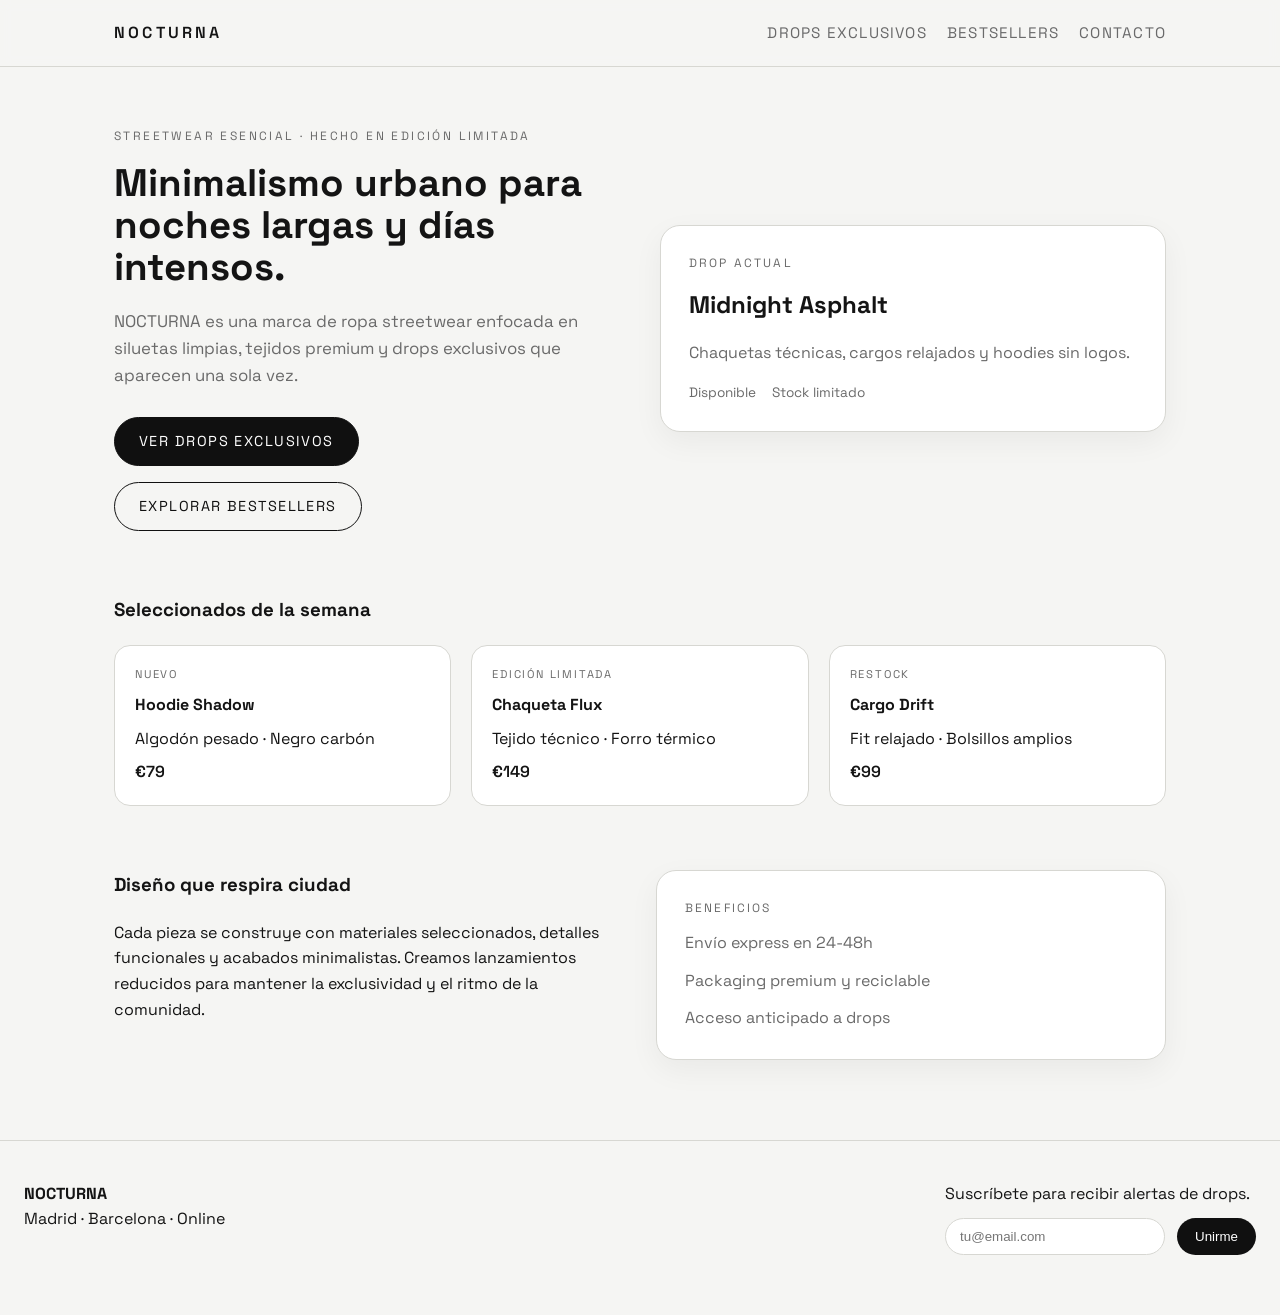
<file: index.html>
<!doctype html>
<html lang="es">
  <head>
    <meta charset="utf-8" />
    <meta name="viewport" content="width=device-width, initial-scale=1" />
    <title>NOCTURNA — Streetwear</title>
    <link rel="stylesheet" href="styles.css" />
    <link rel="preconnect" href="https://fonts.googleapis.com" />
    <link rel="preconnect" href="https://fonts.gstatic.com" crossorigin />
    <link
      href="https://fonts.googleapis.com/css2?family=Space+Grotesk:wght@300;400;500;600&display=swap"
      rel="stylesheet"
    />
  </head>
  <body>
    <header class="site-header">
      <nav class="nav">
        <a class="logo" href="index.html">NOCTURNA</a>
        <div class="nav-links">
          <a href="drops.html">Drops exclusivos</a>
          <a href="bestsellers.html">Bestsellers</a>
          <a href="#contacto">Contacto</a>
        </div>
      </nav>
    </header>

    <main>
      <section class="hero">
        <div>
          <p class="eyebrow">Streetwear esencial · Hecho en edición limitada</p>
          <h1>Minimalismo urbano para noches largas y días intensos.</h1>
          <p class="lead">
            NOCTURNA es una marca de ropa streetwear enfocada en siluetas limpias,
            tejidos premium y drops exclusivos que aparecen una sola vez.
          </p>
          <div class="cta-group">
            <a class="button primary" href="drops.html">Ver drops exclusivos</a>
            <a class="button ghost" href="bestsellers.html">Explorar bestsellers</a>
          </div>
        </div>
        <div class="hero-card">
          <p class="card-title">Drop actual</p>
          <h2>Midnight Asphalt</h2>
          <p class="card-text">Chaquetas técnicas, cargos relajados y hoodies sin logos.</p>
          <div class="meta">
            <span>Disponible</span>
            <span>Stock limitado</span>
          </div>
        </div>
      </section>

      <section class="grid-section">
        <h3>Seleccionados de la semana</h3>
        <div class="product-grid">
          <article class="product">
            <div class="product-tag">Nuevo</div>
            <h4>Hoodie Shadow</h4>
            <p>Algodón pesado · Negro carbón</p>
            <span class="price">€79</span>
          </article>
          <article class="product">
            <div class="product-tag">Edición limitada</div>
            <h4>Chaqueta Flux</h4>
            <p>Tejido técnico · Forro térmico</p>
            <span class="price">€149</span>
          </article>
          <article class="product">
            <div class="product-tag">Restock</div>
            <h4>Cargo Drift</h4>
            <p>Fit relajado · Bolsillos amplios</p>
            <span class="price">€99</span>
          </article>
        </div>
      </section>

      <section class="about">
        <div>
          <h3>Diseño que respira ciudad</h3>
          <p>
            Cada pieza se construye con materiales seleccionados, detalles funcionales y
            acabados minimalistas. Creamos lanzamientos reducidos para mantener la exclusividad
            y el ritmo de la comunidad.
          </p>
        </div>
        <div class="about-card">
          <p class="card-title">Beneficios</p>
          <ul>
            <li>Envío express en 24-48h</li>
            <li>Packaging premium y reciclable</li>
            <li>Acceso anticipado a drops</li>
          </ul>
        </div>
      </section>
    </main>

    <footer id="contacto" class="site-footer">
      <div>
        <h4>NOCTURNA</h4>
        <p>Madrid · Barcelona · Online</p>
      </div>
      <div>
        <p>Suscríbete para recibir alertas de drops.</p>
        <form class="newsletter">
          <input type="email" placeholder="tu@email.com" aria-label="Correo" />
          <button type="submit">Unirme</button>
        </form>
      </div>
    </footer>
  </body>
</html>
</file>
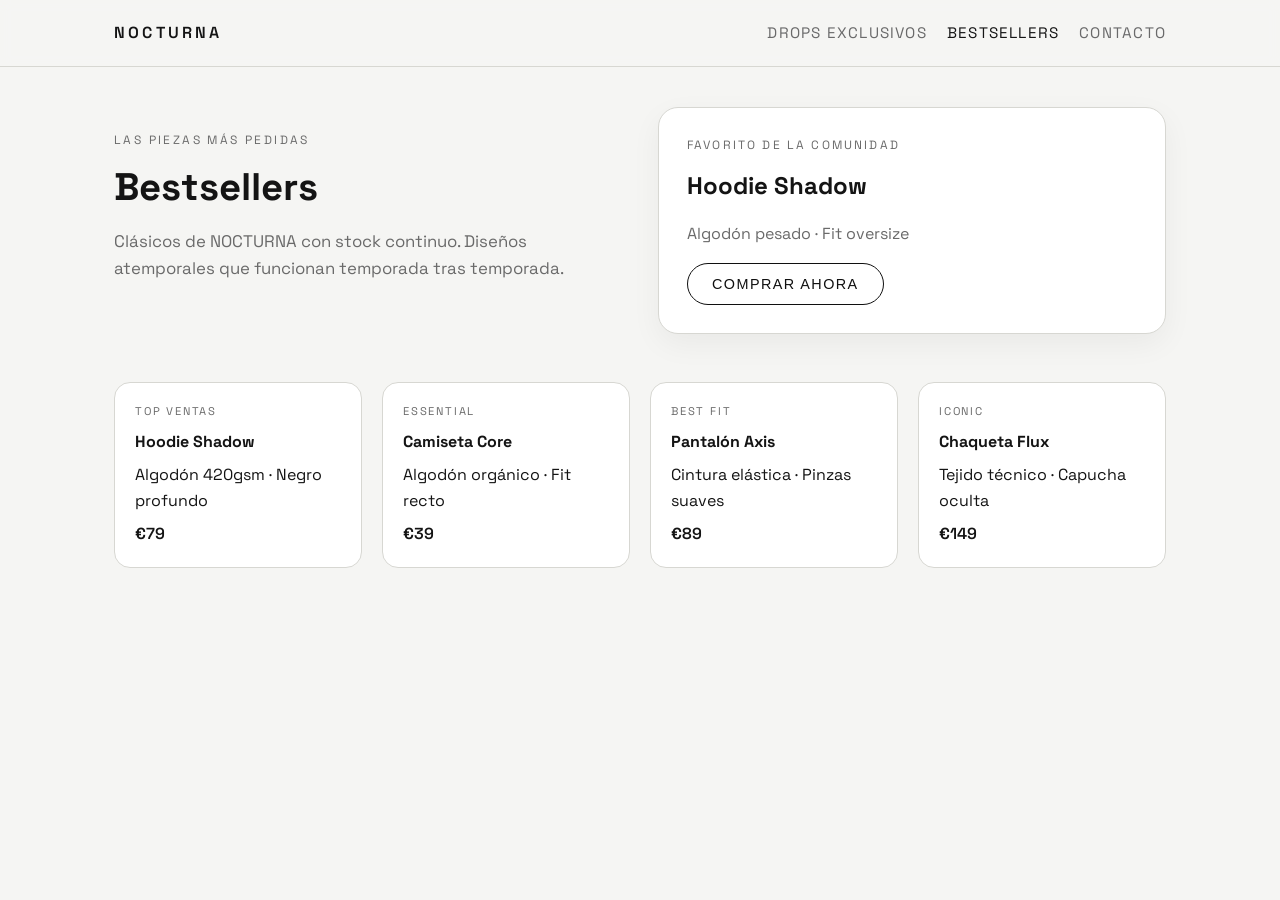
<file: bestsellers.html>
<!doctype html>
<html lang="es">
  <head>
    <meta charset="utf-8" />
    <meta name="viewport" content="width=device-width, initial-scale=1" />
    <title>Bestsellers — NOCTURNA</title>
    <link rel="stylesheet" href="styles.css" />
    <link rel="preconnect" href="https://fonts.googleapis.com" />
    <link rel="preconnect" href="https://fonts.gstatic.com" crossorigin />
    <link
      href="https://fonts.googleapis.com/css2?family=Space+Grotesk:wght@300;400;500;600&display=swap"
      rel="stylesheet"
    />
  </head>
  <body>
    <header class="site-header">
      <nav class="nav">
        <a class="logo" href="index.html">NOCTURNA</a>
        <div class="nav-links">
          <a href="drops.html">Drops exclusivos</a>
          <a class="active" href="bestsellers.html">Bestsellers</a>
          <a href="index.html#contacto">Contacto</a>
        </div>
      </nav>
    </header>

    <main class="page">
      <section class="page-hero">
        <div>
          <p class="eyebrow">Las piezas más pedidas</p>
          <h1>Bestsellers</h1>
          <p class="lead">
            Clásicos de NOCTURNA con stock continuo. Diseños atemporales que funcionan
            temporada tras temporada.
          </p>
        </div>
        <div class="hero-card">
          <p class="card-title">Favorito de la comunidad</p>
          <h2>Hoodie Shadow</h2>
          <p class="card-text">Algodón pesado · Fit oversize</p>
          <button class="button ghost">Comprar ahora</button>
        </div>
      </section>

      <section class="product-grid">
        <article class="product">
          <div class="product-tag">Top ventas</div>
          <h4>Hoodie Shadow</h4>
          <p>Algodón 420gsm · Negro profundo</p>
          <span class="price">€79</span>
        </article>
        <article class="product">
          <div class="product-tag">Essential</div>
          <h4>Camiseta Core</h4>
          <p>Algodón orgánico · Fit recto</p>
          <span class="price">€39</span>
        </article>
        <article class="product">
          <div class="product-tag">Best fit</div>
          <h4>Pantalón Axis</h4>
          <p>Cintura elástica · Pinzas suaves</p>
          <span class="price">€89</span>
        </article>
        <article class="product">
          <div class="product-tag">Iconic</div>
          <h4>Chaqueta Flux</h4>
          <p>Tejido técnico · Capucha oculta</p>
          <span class="price">€149</span>
        </article>
      </section>
    </main>
  </body>
</html>
</file>
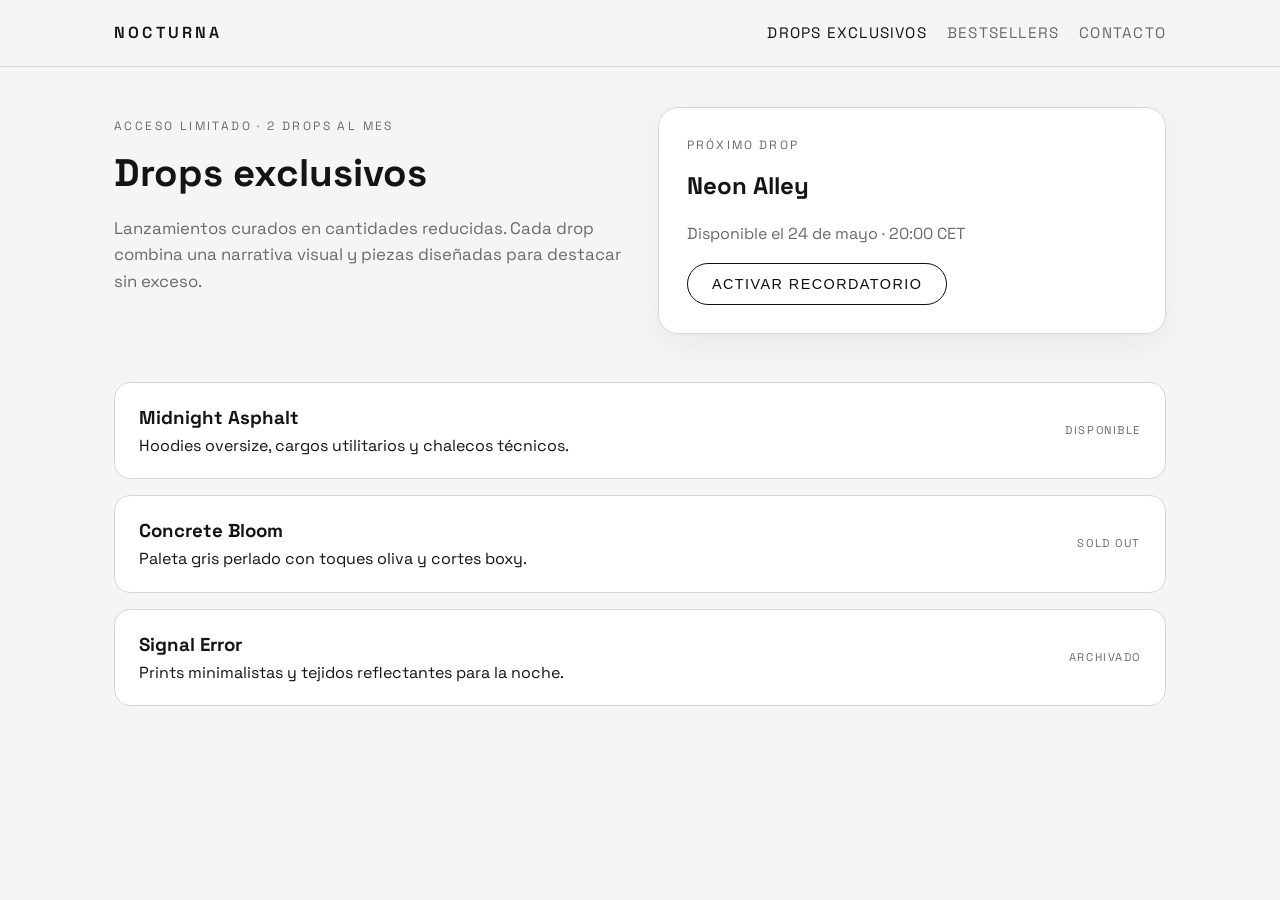
<file: drops.html>
<!doctype html>
<html lang="es">
  <head>
    <meta charset="utf-8" />
    <meta name="viewport" content="width=device-width, initial-scale=1" />
    <title>Drops exclusivos — NOCTURNA</title>
    <link rel="stylesheet" href="styles.css" />
    <link rel="preconnect" href="https://fonts.googleapis.com" />
    <link rel="preconnect" href="https://fonts.gstatic.com" crossorigin />
    <link
      href="https://fonts.googleapis.com/css2?family=Space+Grotesk:wght@300;400;500;600&display=swap"
      rel="stylesheet"
    />
  </head>
  <body>
    <header class="site-header">
      <nav class="nav">
        <a class="logo" href="index.html">NOCTURNA</a>
        <div class="nav-links">
          <a class="active" href="drops.html">Drops exclusivos</a>
          <a href="bestsellers.html">Bestsellers</a>
          <a href="index.html#contacto">Contacto</a>
        </div>
      </nav>
    </header>

    <main class="page">
      <section class="page-hero">
        <div>
          <p class="eyebrow">Acceso limitado · 2 drops al mes</p>
          <h1>Drops exclusivos</h1>
          <p class="lead">
            Lanzamientos curados en cantidades reducidas. Cada drop combina una narrativa
            visual y piezas diseñadas para destacar sin exceso.
          </p>
        </div>
        <div class="hero-card">
          <p class="card-title">Próximo drop</p>
          <h2>Neon Alley</h2>
          <p class="card-text">Disponible el 24 de mayo · 20:00 CET</p>
          <button class="button ghost">Activar recordatorio</button>
        </div>
      </section>

      <section class="drops-list">
        <article class="drop-item">
          <div>
            <h3>Midnight Asphalt</h3>
            <p>Hoodies oversize, cargos utilitarios y chalecos técnicos.</p>
          </div>
          <span class="status">Disponible</span>
        </article>
        <article class="drop-item">
          <div>
            <h3>Concrete Bloom</h3>
            <p>Paleta gris perlado con toques oliva y cortes boxy.</p>
          </div>
          <span class="status">Sold out</span>
        </article>
        <article class="drop-item">
          <div>
            <h3>Signal Error</h3>
            <p>Prints minimalistas y tejidos reflectantes para la noche.</p>
          </div>
          <span class="status">Archivado</span>
        </article>
      </section>
    </main>
  </body>
</html>
</file>
<file: styles.css>
:root {
  color-scheme: light;
  --bg: #f5f5f3;
  --text: #141414;
  --muted: #6a6a6a;
  --line: #d7d7d2;
  --accent: #101010;
  --card: #ffffff;
}

* {
  box-sizing: border-box;
  margin: 0;
  padding: 0;
}

body {
  font-family: "Space Grotesk", system-ui, -apple-system, sans-serif;
  background: var(--bg);
  color: var(--text);
  line-height: 1.6;
}

a {
  text-decoration: none;
  color: inherit;
}

.site-header {
  border-bottom: 1px solid var(--line);
  background: rgba(245, 245, 243, 0.92);
  backdrop-filter: blur(6px);
  position: sticky;
  top: 0;
  z-index: 10;
}

.nav {
  max-width: 1100px;
  margin: 0 auto;
  padding: 20px 24px;
  display: flex;
  align-items: center;
  justify-content: space-between;
  gap: 24px;
}

.logo {
  font-weight: 600;
  letter-spacing: 0.2em;
}

.nav-links {
  display: flex;
  gap: 20px;
  font-size: 0.95rem;
  text-transform: uppercase;
  letter-spacing: 0.08em;
}

.nav-links a {
  color: var(--muted);
}

.nav-links a.active,
.nav-links a:hover {
  color: var(--text);
}

main {
  max-width: 1100px;
  margin: 0 auto;
  padding: 60px 24px 80px;
}

.hero {
  display: grid;
  grid-template-columns: repeat(auto-fit, minmax(280px, 1fr));
  gap: 40px;
  align-items: center;
  margin-bottom: 64px;
}

.eyebrow {
  text-transform: uppercase;
  letter-spacing: 0.2em;
  color: var(--muted);
  font-size: 0.75rem;
  margin-bottom: 16px;
}

h1 {
  font-size: clamp(2.4rem, 3vw, 3.2rem);
  line-height: 1.1;
  margin-bottom: 20px;
}

.lead {
  color: var(--muted);
  font-size: 1.05rem;
  margin-bottom: 28px;
}

.cta-group {
  display: flex;
  flex-wrap: wrap;
  gap: 16px;
}

.button {
  padding: 12px 24px;
  border-radius: 999px;
  border: 1px solid var(--accent);
  font-size: 0.9rem;
  text-transform: uppercase;
  letter-spacing: 0.1em;
  cursor: pointer;
}

.button.primary {
  background: var(--accent);
  color: #fff;
}

.button.ghost {
  background: transparent;
  color: var(--accent);
}

.hero-card,
.about-card {
  background: var(--card);
  border: 1px solid var(--line);
  padding: 28px;
  border-radius: 20px;
  box-shadow: 0 10px 30px rgba(0, 0, 0, 0.05);
}

.card-title {
  text-transform: uppercase;
  letter-spacing: 0.18em;
  font-size: 0.75rem;
  color: var(--muted);
  margin-bottom: 12px;
}

.card-text {
  color: var(--muted);
  margin: 16px 0;
}

.meta {
  display: flex;
  gap: 16px;
  font-size: 0.85rem;
  color: var(--muted);
}

.grid-section {
  margin-bottom: 64px;
}

.grid-section h3,
.about h3,
.page-hero h1 {
  margin-bottom: 20px;
}

.product-grid {
  display: grid;
  grid-template-columns: repeat(auto-fit, minmax(220px, 1fr));
  gap: 20px;
}

.product {
  background: var(--card);
  border: 1px solid var(--line);
  padding: 20px;
  border-radius: 16px;
  display: grid;
  gap: 8px;
}

.product-tag {
  font-size: 0.7rem;
  text-transform: uppercase;
  letter-spacing: 0.16em;
  color: var(--muted);
}

.price {
  font-weight: 600;
}

.about {
  display: grid;
  grid-template-columns: repeat(auto-fit, minmax(260px, 1fr));
  gap: 32px;
  align-items: start;
}

.about-card ul {
  list-style: none;
  display: grid;
  gap: 12px;
  color: var(--muted);
}

.site-footer {
  border-top: 1px solid var(--line);
  padding: 40px 24px 60px;
  display: flex;
  flex-wrap: wrap;
  gap: 40px;
  justify-content: space-between;
}

.newsletter {
  display: flex;
  gap: 12px;
  margin-top: 12px;
}

.newsletter input {
  padding: 10px 14px;
  border-radius: 999px;
  border: 1px solid var(--line);
  background: #fff;
  min-width: 220px;
}

.newsletter button {
  padding: 10px 18px;
  border-radius: 999px;
  border: none;
  background: var(--accent);
  color: #fff;
  cursor: pointer;
}

.page {
  padding-top: 40px;
}

.page-hero {
  display: grid;
  grid-template-columns: repeat(auto-fit, minmax(280px, 1fr));
  gap: 36px;
  align-items: center;
  margin-bottom: 48px;
}

.drops-list {
  display: grid;
  gap: 16px;
}

.drop-item {
  display: flex;
  justify-content: space-between;
  align-items: center;
  padding: 20px 24px;
  border: 1px solid var(--line);
  background: var(--card);
  border-radius: 16px;
}

.status {
  text-transform: uppercase;
  letter-spacing: 0.14em;
  font-size: 0.7rem;
  color: var(--muted);
}

@media (max-width: 720px) {
  .nav {
    flex-direction: column;
    align-items: flex-start;
  }

  .nav-links {
    flex-wrap: wrap;
  }

  .site-footer {
    flex-direction: column;
  }

  .newsletter {
    flex-direction: column;
    align-items: stretch;
  }
}
</file>
